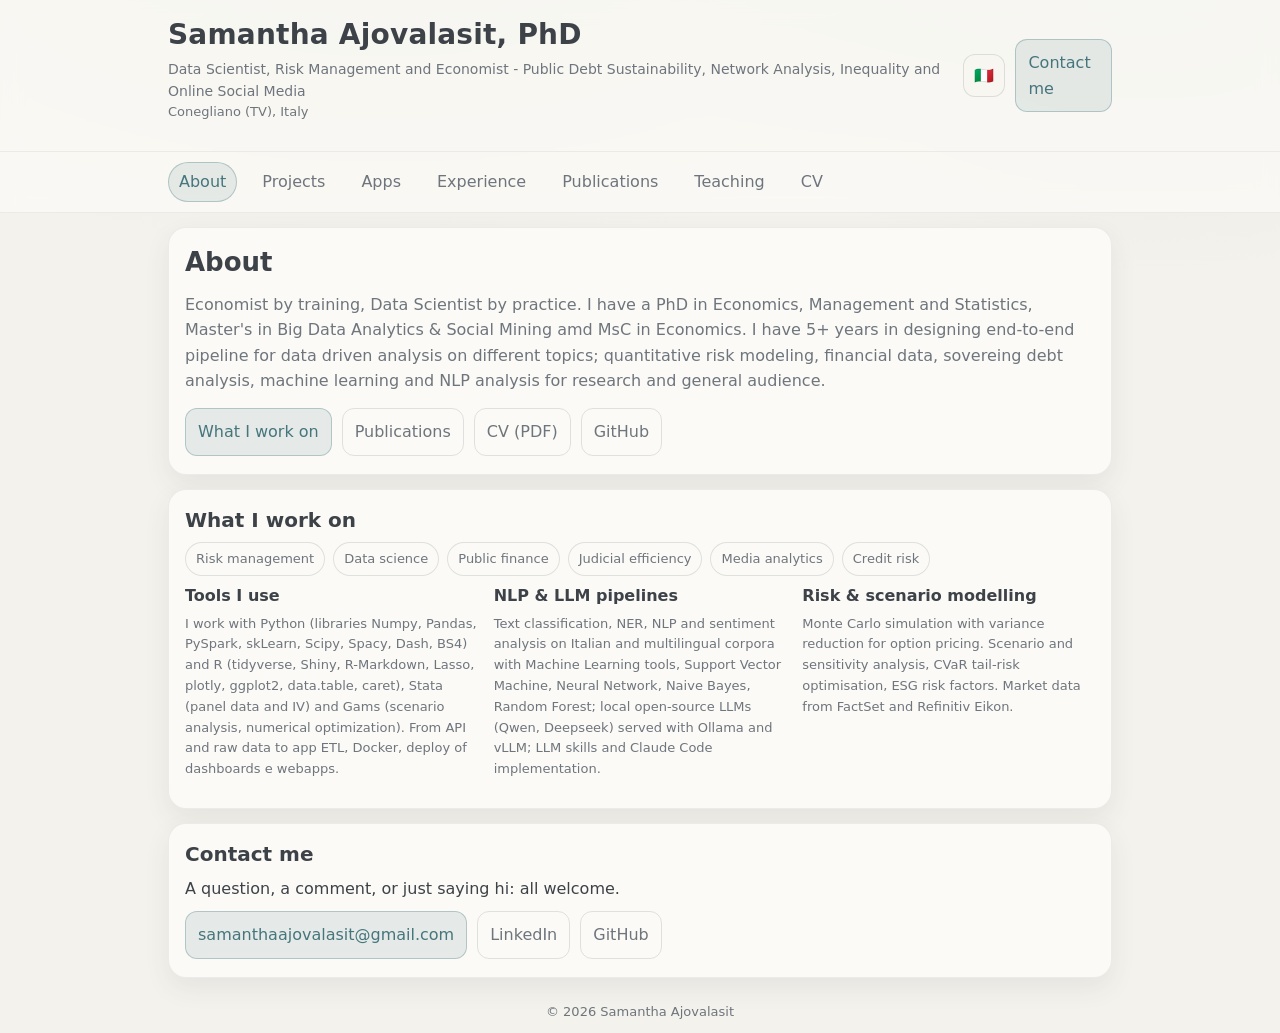
<file: index.html>
<!doctype html>
<html lang="en">
<head>
  <meta charset="utf-8" />
  <meta name="viewport" content="width=device-width, initial-scale=1" />
  <title>Samantha Ajovalasit, PhD | Economist and data scientist</title>
  <meta name="description" content="Economist and data scientist in Conegliano (TV), Italy: stochastic models of public debt, NLP on Italian social media, forty years of European media data, and the interactive apps built on top of them." />
  <link rel="canonical" href="https://samyaj987.github.io/samantha-ajovalasit/" />
  <meta property="og:type" content="profile" />
  <meta property="og:title" content="Samantha Ajovalasit, PhD | Economist and data scientist" />
  <meta property="og:description" content="Public debt risk models, NLP on online debate, forty years of European media data, and the interactive apps built on top of them." />
  <meta property="og:url" content="https://samyaj987.github.io/samantha-ajovalasit/" />
  <link
    rel="stylesheet"
    href="https://cdn.jsdelivr.net/npm/bootstrap@5.3.3/dist/css/bootstrap.min.css"
    integrity="sha384-QWTKZyjpPEjISv5WaRU9OFeRpok6YctnYmDr5pNlyT2bRjXh0JMhjY6hW+ALEwIH"
    crossorigin="anonymous"
  />
  <link rel="stylesheet" href="assets/css/style.css" />
  <script defer src="assets/js/main.js"></script>
  <script type="application/ld+json">
  {
    "@context": "https://schema.org",
    "@type": "Person",
    "name": "Samantha Ajovalasit",
    "jobTitle": "Researcher in data science and quantitative risk",
    "url": "https://samyaj987.github.io/samantha-ajovalasit/",
    "email": "mailto:samanthaajovalasit@gmail.com",
    "address": {"@type": "PostalAddress", "addressLocality": "Conegliano", "addressRegion": "TV", "addressCountry": "IT"},
    "sameAs": [
      "https://www.linkedin.com/in/samanthaajovalasit/",
      "https://github.com/SamyAj987"
    ],
    "knowsAbout": ["Data Science", "Natural Language Processing", "Large Language Models",
      "Machine Learning", "Monte Carlo simulation", "Risk modelling", "Python", "Dashboards"]
  }
  </script>
</head>

<body>
  <a class="skip" href="#content">Skip to content</a>

  <header class="site-header">
    <div class="container site-container header-inner">
      <div>
        <h1 class="title">Samantha Ajovalasit, PhD</h1>
        <p class="subtitle" data-i18n="tagline">Data Scientist, Risk Management and Economist - Public Debt Sustainability, Network Analysis, Inequality and Online Social Media</p>
        <p class="small" data-i18n="location">Conegliano (TV), Italy</p>
      </div>
      <div class="header-actions">
        <button class="lang" id="langToggle" aria-label="Toggle language">🇮🇹</button>
        <a class="btn-custom" href="#contact" data-i18n="contactBtn">Contact me</a>
      </div>
    </div>
    <nav class="nav">
      <div class="container site-container nav-inner">
        <a href="index.html" class="active" data-i18n="navAbout">About</a>
        <a href="projects.html" data-i18n="navProjects">Projects</a>
        <a href="apps.html" data-i18n="navApps">Apps</a>
        <a href="experience.html" data-i18n="navExperience">Experience</a>
        <a href="publications.html" data-i18n="navPublications">Publications</a>
        <a href="teaching.html" data-i18n="navTeaching">Teaching</a>
        <a href="cv.html" data-i18n="navCV">CV</a>
      </div>
    </nav>
  </header>

  <main id="content" class="container site-container">

    <!-- HERO -->
    <section class="panel hero">
      <h2 data-i18n="heroTitle">About</h2>
      <p class="lead" data-i18n="heroBody">
        Economist by training, data scientist by practice: PhD in Economics, Management and
        Statistics, Master's in Big Data Analytics &amp; Social Mining. The work runs from
        stochastic models of public debt to NLP on Italian social media and forty years of
        European media data, and it usually ends in an app someone else can click through.
      </p>
      <div class="actions">
        <a class="btn-custom" href="projects.html" data-i18n="heroProjects">What I work on</a>
        <a class="btn-custom ghost" href="publications.html" data-i18n="navPublications">Publications</a>
        <a class="btn-custom ghost" href="assets/files/CV_ENG.pdf" target="_blank" rel="noopener" data-i18n="heroCv">CV (PDF)</a>
        <a class="btn-custom ghost" href="https://github.com/SamyAj987" target="_blank" rel="noopener noreferrer">GitHub</a>
      </div>

    </section>

    <!-- WHAT I DO -->
    <section class="panel">
      <h2 data-i18n="doTitle">What I work on</h2>
      <div class="pills pills-gap" id="domains-pills">
        <span data-i18n="domain1">Risk management</span>
        <span data-i18n="domain2">Data science</span>
        <span data-i18n="domain3">Public finance</span>
        <span data-i18n="domain4">Judicial efficiency</span>
        <span data-i18n="domain5">Media analytics</span>
        <span data-i18n="domain6">Credit risk</span>
      </div>
      <div class="row g-3">
        <div class="col-12 col-md-4">
          <h3 data-i18n="do3Title">Tools I use</h3>
          <p class="small" data-i18n="do3Body">From raw Excel, APIs and repositories to a working app: ETL, Docker, cloud deployment, Plotly/Dash and R Shiny dashboards, and plain-language reporting for non-specialists.</p>
        </div>
        <div class="col-12 col-md-4">
          <h3 data-i18n="do1Title">NLP &amp; LLM pipelines</h3>
          <p class="small" data-i18n="do1Body">Text classification, NER and sentiment analysis on Italian and multilingual corpora; local open-source LLMs (Qwen, Deepseek) served with Ollama and vLLM; LLM output validated against analyst judgement.</p>
        </div>
        <div class="col-12 col-md-4">
          <h3 data-i18n="do2Title">Risk &amp; scenario modelling</h3>
          <p class="small" data-i18n="do2Body">Monte Carlo simulation with variance reduction, scenario and sensitivity analysis, CVaR tail-risk optimisation, ESG risk factors. Market data from FactSet and Refinitiv Eikon.</p>
        </div>
      </div>
    </section>

    <!-- SKILLS moved to projects.html -->

    <!-- CONTACT -->
    <section id="contact" class="panel">
      <h2 data-i18n="contactTitle">Contact me</h2>
      <p data-i18n="contactBody">A question, a comment, or just saying hi: all welcome.</p>
      <div class="actions">
        <a class="btn-custom" href="mailto:samanthaajovalasit@gmail.com">samanthaajovalasit@gmail.com</a>
        <a class="btn-custom ghost" href="https://www.linkedin.com/in/samanthaajovalasit/" target="_blank" rel="noopener noreferrer">LinkedIn</a>
        <a class="btn-custom ghost" href="https://github.com/SamyAj987" target="_blank" rel="noopener noreferrer">GitHub</a>
      </div>
    </section>

    <footer class="footer">
      <p class="small">© <span id="year"></span> Samantha Ajovalasit</p>
    </footer>
  </main>
</body>
</html>
</file>
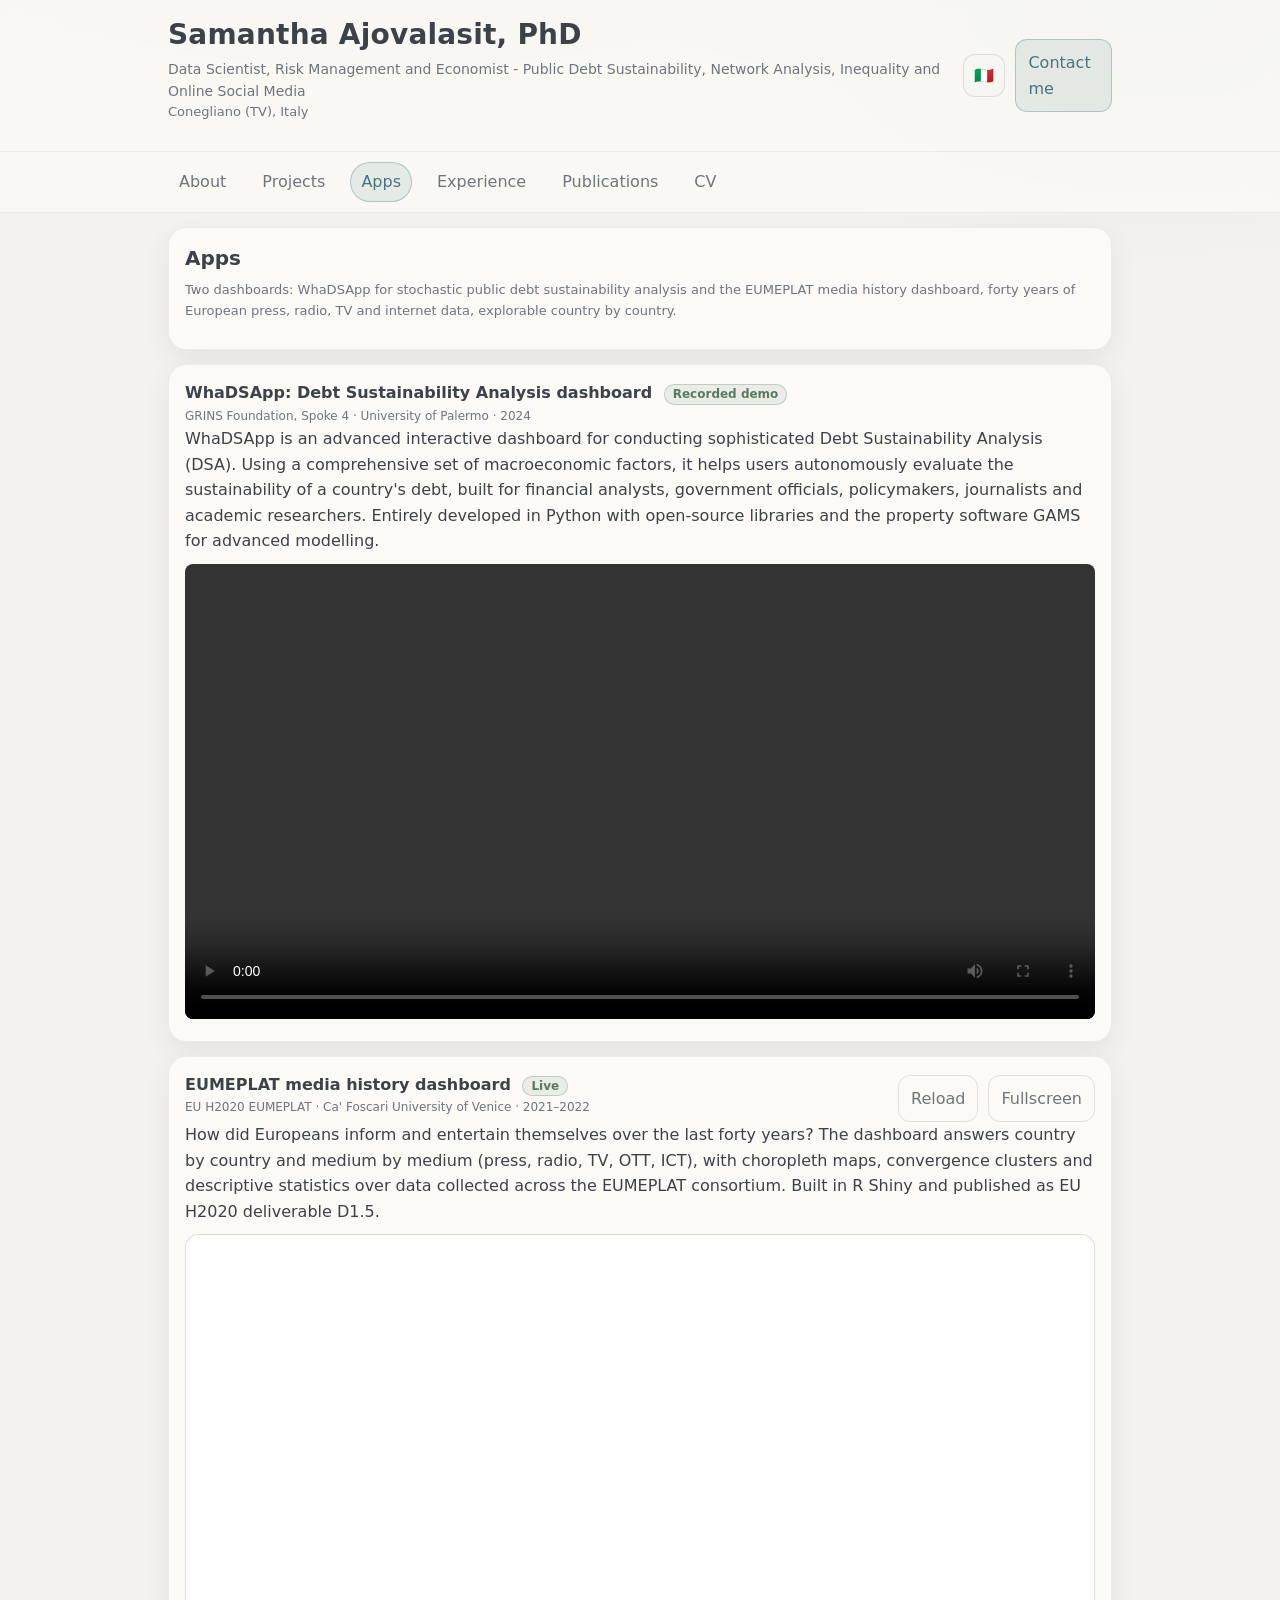
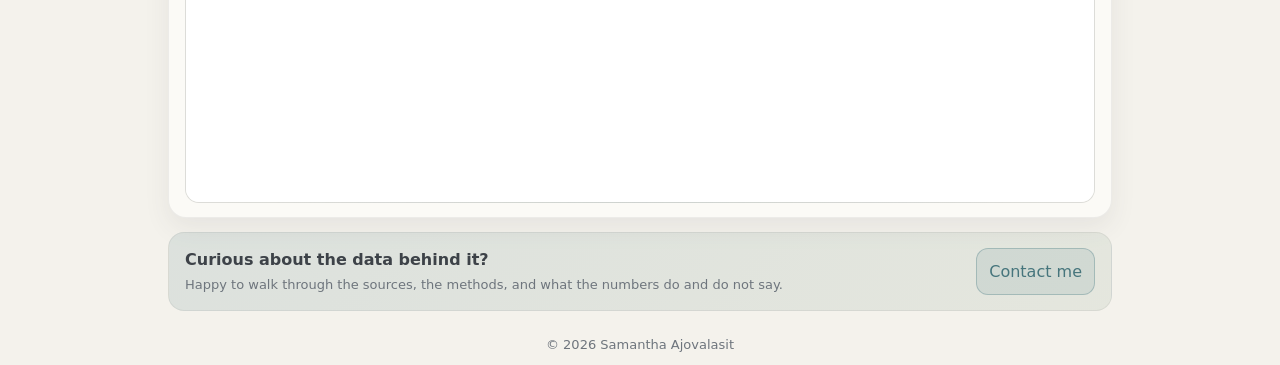
<file: apps.html>
<!doctype html>
<html lang="en">
<head>
  <meta charset="utf-8" />
  <meta name="viewport" content="width=device-width, initial-scale=1" />
  <title>Live demo | Samantha Ajovalasit, PhD</title>
  <meta name="description" content="Forty years of European media, explorable live: the EUMEPLAT media history dashboard, running inside the page." />
  <meta name="referrer" content="no-referrer" />
  <link
    rel="stylesheet"
    href="https://cdn.jsdelivr.net/npm/bootstrap@5.3.3/dist/css/bootstrap.min.css"
    integrity="sha384-QWTKZyjpPEjISv5WaRU9OFeRpok6YctnYmDr5pNlyT2bRjXh0JMhjY6hW+ALEwIH"
    crossorigin="anonymous"
  />
  <link rel="stylesheet" href="assets/css/style.css" />
  <script defer src="assets/js/main.js"></script>
  <script defer src="assets/js/apps.js"></script>
</head>

<body>
  <a class="skip" href="#content">Skip to content</a>

  <header class="site-header">
    <div class="container site-container header-inner">
      <div>
        <h1 class="title">Samantha Ajovalasit, PhD</h1>
        <p class="subtitle" data-i18n="tagline">Data Scientist, Risk Management and Economist - Public Debt Sustainability, Network Analysis, Inequality and Online Social Media Analysis</p>
        <p class="small" data-i18n="location">Conegliano (TV), Italy</p>
      </div>
      <div class="header-actions">
        <button class="lang" id="langToggle" aria-label="Toggle language">🇮🇹</button>
        <a class="btn-custom" href="index.html#contact" data-i18n="contactBtn">Contact me</a>
      </div>
    </div>
    <nav class="nav">
      <div class="container site-container nav-inner">
        <a href="index.html" data-i18n="navAbout">About</a>
        <a href="projects.html" data-i18n="navProjects">Projects</a>
        <a href="apps.html" class="active" data-i18n="navApps">Live demo</a>
        <a href="experience.html" data-i18n="navExperience">Experience</a>
        <a href="publications.html" data-i18n="navPublications">Publications</a>
        <a href="cv.html" data-i18n="navCV">CV</a>
      </div>
    </nav>
  </header>

  <main id="content" class="container site-container">

    <section class="panel">
      <h2 data-i18n="appsTitle">Live demo</h2>
      <p class="small" data-i18n="appsNote">Two working dashboards, not screenshots: WhaDSApp for public debt sustainability analysis and the EUMEPLAT media history dashboard, forty years of European press, radio, TV and internet data, explorable country by country.</p>
    </section>
    <!-- APP 2: WHADSAPP DEMO -->
    <section class="panel app-panel">
      <div class="app-head">
        <div>
          <h3><span data-i18n="a2Title">WhaDSApp: Debt Sustainability Analysis dashboard</span> <span class="status" data-i18n="recorded">Recorded demo</span></h3>
          <p class="meta" data-i18n="a2Meta">GRINS Foundation, Spoke 4 · University of Palermo · 2024</p>
        </div>
      </div>
      <p data-i18n="a2Body">WhaDSApp is an advanced interactive dashboard for conducting sophisticated Debt Sustainability Analysis (DSA). Using a comprehensive set of macroeconomic factors, it helps users autonomously evaluate the sustainability of a country's debt, built for financial analysts, government officials, policymakers, journalists and academic researchers. Entirely developed in Python with open-source libraries and the property software GAMS for advanced modelling.</p>
      <video class="app-video" controls preload="metadata" style="width:100%; border-radius:8px;">
        <source src="assets/files/whatsdapp-demo.mp4" type="video/mp4" />
        Your browser does not support the video tag.
      </video>
    </section>

    <!-- APP 1: EUMEPLAT media history dashboard -->
    <section class="panel app-panel">
      <div class="app-head">
        <div>
          <h3><span data-i18n="a1Title">EUMEPLAT media history dashboard</span> <span class="status" data-i18n="live">Live</span></h3>
          <p class="meta" data-i18n="a1Meta">EU H2020 EUMEPLAT · Ca' Foscari University of Venice · 2021–2022</p>
        </div>
        <div class="actions">
          <button class="btn-custom ghost" type="button" data-app-action="reload" data-app-target="appFrame1" data-i18n="appsReload">Reload</button>
          <button class="btn-custom ghost" type="button" data-app-action="fullscreen" data-app-target="appFrame1" data-i18n="appsFullscreen">Fullscreen</button>
        </div>
      </div>
      <p data-i18n="a1Body">How did Europeans inform and entertain themselves over the last forty years? The dashboard answers country by country and medium by medium (press, radio, TV, OTT, ICT), with choropleth maps, convergence clusters and descriptive statistics over data collected across the EUMEPLAT consortium. Built in R Shiny and published as EU H2020 deliverable D1.5.</p>
      <div class="app-stage" id="appFrame1" data-state="pending"></div>
    </section>


    <section class="cta-banner">
      <div>
        <p data-i18n="appsCtaTitle">Curious about the data behind it?</p>
        <p class="small" data-i18n="appsCtaBody">Happy to walk through the sources, the methods, and what the numbers do and do not say.</p>
      </div>
      <a class="btn-custom" href="index.html#contact" data-i18n="contactBtn">Contact me</a>
    </section>

    <footer class="footer">
      <p class="small">© <span id="year"></span> Samantha Ajovalasit</p>
    </footer>
  </main>
</body>
</html>
</file>
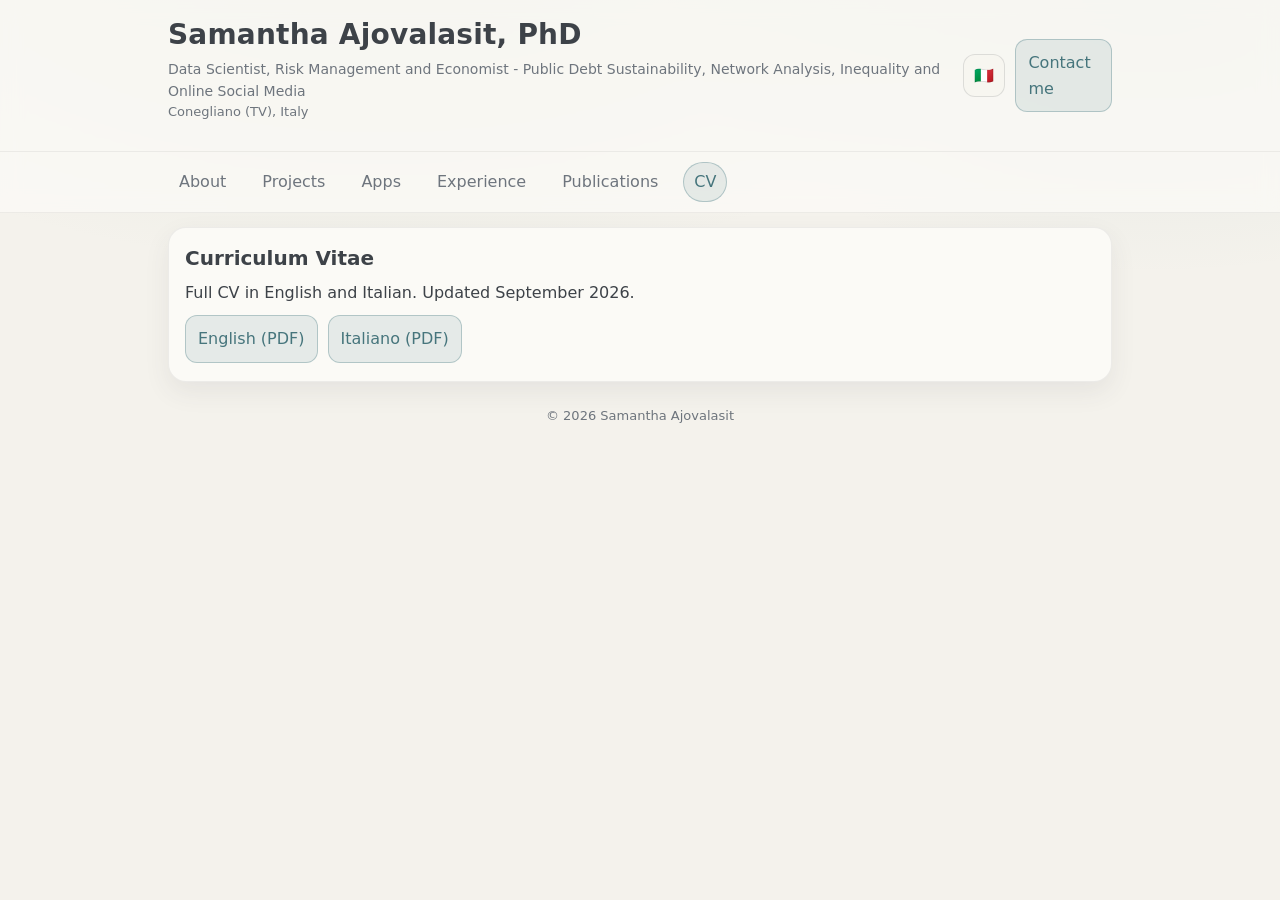
<file: cv.html>
<!doctype html>
<html lang="en">
<head>
  <meta charset="utf-8" />
  <meta name="viewport" content="width=device-width, initial-scale=1" />
  <title>CV | Samantha Ajovalasit, PhD</title>
  <meta name="description" content="CV of Samantha Ajovalasit, in English or Italian." />
  <link
    rel="stylesheet"
    href="https://cdn.jsdelivr.net/npm/bootstrap@5.3.3/dist/css/bootstrap.min.css"
    integrity="sha384-QWTKZyjpPEjISv5WaRU9OFeRpok6YctnYmDr5pNlyT2bRjXh0JMhjY6hW+ALEwIH"
    crossorigin="anonymous"
  />
  <link rel="stylesheet" href="assets/css/style.css" />
  <script defer src="assets/js/main.js"></script>
</head>

<body>
  <a class="skip" href="#content">Skip to content</a>

  <header class="site-header">
    <div class="container site-container header-inner">
      <div>
        <h1 class="title">Samantha Ajovalasit, PhD</h1>
        <p class="subtitle" data-i18n="tagline">Data Scientist, Risk Management and Economist - Public Debt Sustainability, Network Analysis, Inequality and Online Social Media</p>
        <p class="small" data-i18n="location">Conegliano (TV), Italy</p>
      </div>
      <div class="header-actions">
        <button class="lang" id="langToggle" aria-label="Toggle language">🇮🇹</button>
        <a class="btn-custom" href="index.html#contact" data-i18n="contactBtn">Contact me</a>
      </div>
    </div>
    <nav class="nav">
      <div class="container site-container nav-inner">
        <a href="index.html" data-i18n="navAbout">About</a>
        <a href="projects.html" data-i18n="navProjects">Projects</a>
        <a href="apps.html" data-i18n="navApps">Live demo</a>
        <a href="experience.html" data-i18n="navExperience">Experience</a>
        <a href="publications.html" data-i18n="navPublications">Publications</a>
        <a href="cv.html" class="active" data-i18n="navCV">CV</a>
      </div>
    </nav>
  </header>

  <main id="content" class="container site-container">

    <section id="cv" class="panel">
      <h2 data-i18n="cvTitle">Curriculum Vitae</h2>
      <p data-i18n="cvBody">Full CV in English and Italian. Updated September 2026.</p>
      <div class="actions">
        <a class="btn-custom" href="assets/files/CV_ENG.pdf" target="_blank" rel="noopener" data-i18n="cvEng">English (PDF)</a>
        <a class="btn-custom" href="assets/files/CV_ITA.pdf" target="_blank" rel="noopener" data-i18n="cvIta">Italiano (PDF)</a>
      </div>
    </section>

    <footer class="footer">
      <p class="small">© <span id="year"></span> Samantha Ajovalasit</p>
    </footer>
  </main>
</body>
</html>
</file>
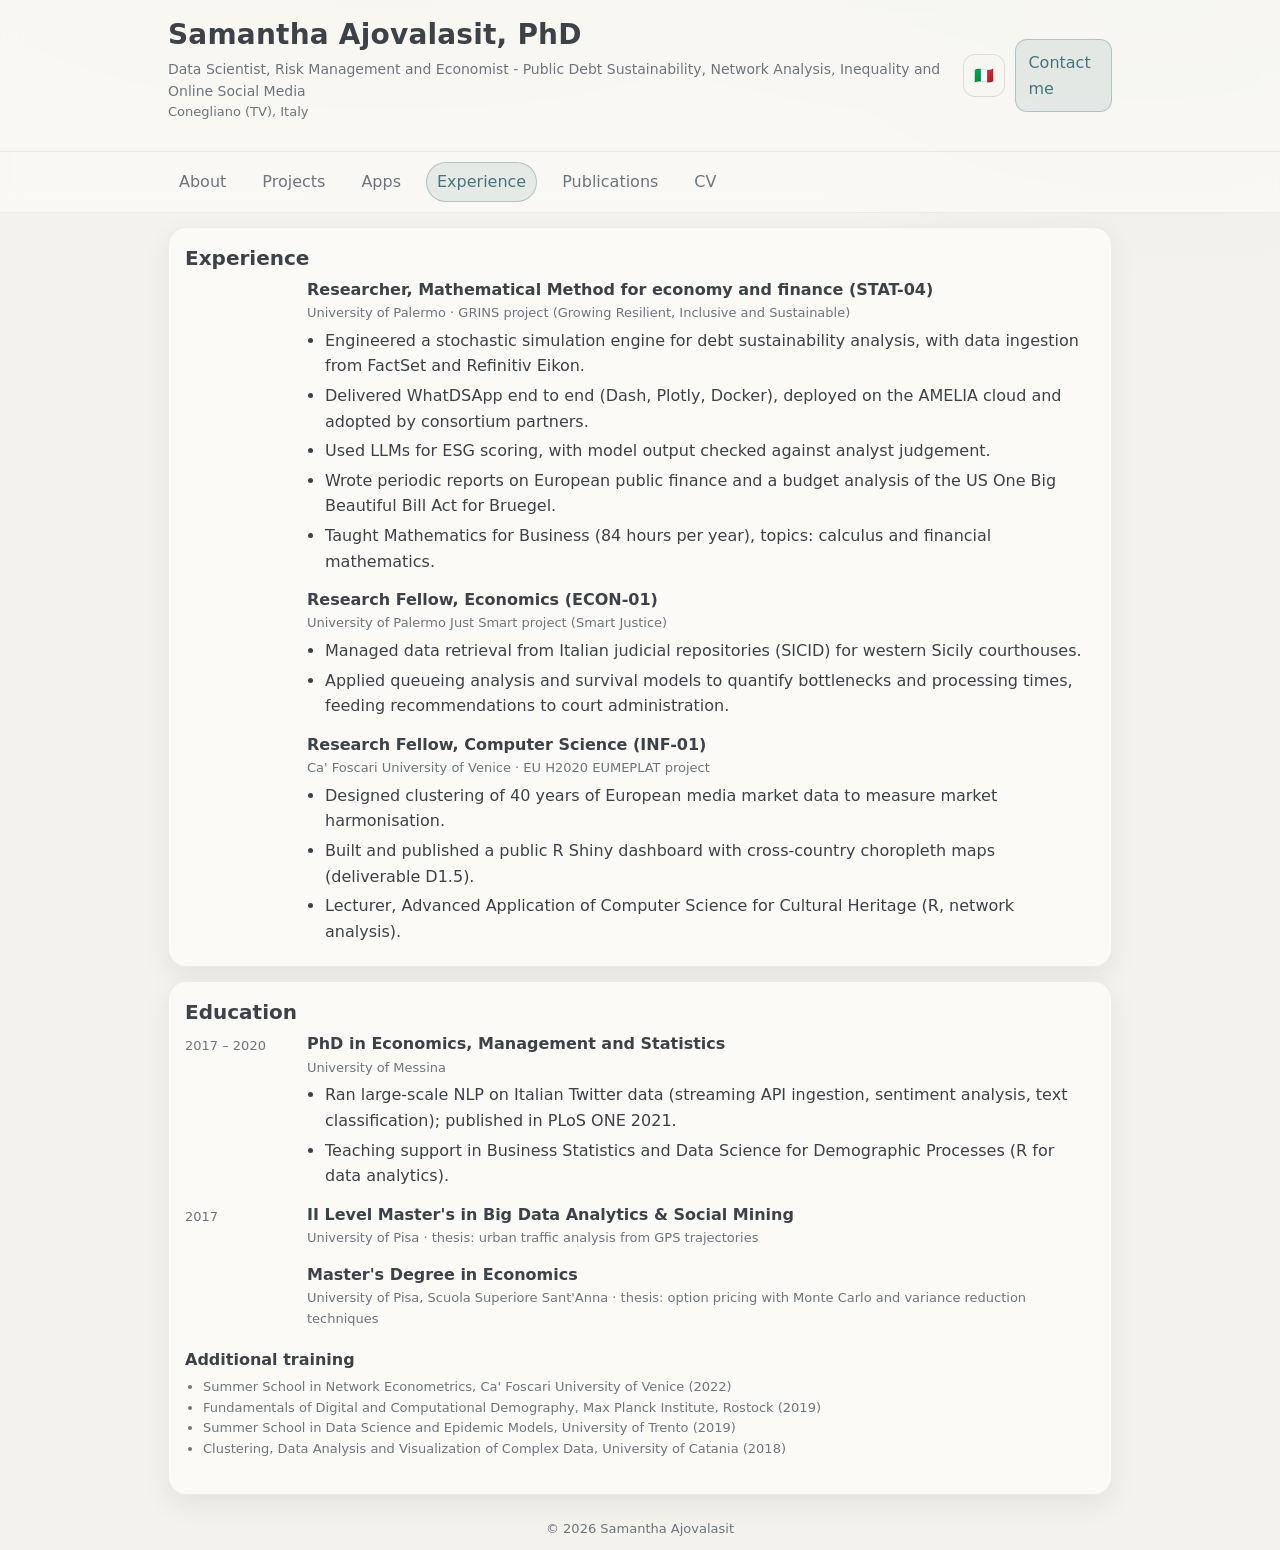
<file: experience.html>
<!doctype html>
<html lang="en">
<head>
  <meta charset="utf-8" />
  <meta name="viewport" content="width=device-width, initial-scale=1" />
  <title>Experience | Samantha Ajovalasit, PhD</title>
  <meta name="description" content="Research positions, teaching, education and training of Samantha Ajovalasit." />
  <link
    rel="stylesheet"
    href="https://cdn.jsdelivr.net/npm/bootstrap@5.3.3/dist/css/bootstrap.min.css"
    integrity="sha384-QWTKZyjpPEjISv5WaRU9OFeRpok6YctnYmDr5pNlyT2bRjXh0JMhjY6hW+ALEwIH"
    crossorigin="anonymous"
  />
  <link rel="stylesheet" href="assets/css/style.css" />
  <script defer src="assets/js/main.js"></script>
</head>

<body>
  <a class="skip" href="#content">Skip to content</a>

  <header class="site-header">
    <div class="container site-container header-inner">
      <div>
        <h1 class="title">Samantha Ajovalasit, PhD</h1>
        <p class="subtitle" data-i18n="tagline">Data Scientist, Risk Management and Economist - Public Debt Sustainability, Network Analysis, Inequality and Online Social Media</p>
        <p class="small" data-i18n="location">Conegliano (TV), Italy</p>
      </div>
      <div class="header-actions">
        <button class="lang" id="langToggle" aria-label="Toggle language">🇮🇹</button>
        <a class="btn-custom" href="index.html#contact" data-i18n="contactBtn">Contact me</a>
      </div>
    </div>
    <nav class="nav">
      <div class="container site-container nav-inner">
        <a href="index.html" data-i18n="navAbout">About</a>
        <a href="projects.html" data-i18n="navProjects">Projects</a>
        <a href="apps.html" data-i18n="navApps">Live demo</a>
        <a href="experience.html" class="active" data-i18n="navExperience">Experience</a>
        <a href="publications.html" data-i18n="navPublications">Publications</a>
        <a href="cv.html" data-i18n="navCV">CV</a>
      </div>
    </nav>
  </header>

  <main id="content" class="container site-container">

    <section id="experience" class="panel">
      <h2 data-i18n="expTitle">Experience</h2>
      <div class="timeline">

        <div class="item">
          <div class="when"> </div>
          <div class="what">
            <h3 data-i18n="e1Role">Researcher, Data Science &amp; Risk Modelling</h3>
            <p class="org" data-i18n="e1Org">University of Palermo · GRINS project (Growing Resilient, Inclusive and Sustainable)</p>
            <ul>
              <li data-i18n="e1b1">Engineered a stochastic simulation engine for debt sustainability analysis, with data ingestion from FactSet and Refinitiv Eikon.</li>
              <li data-i18n="e1b2">Delivered WhatDSApp end to end (Dash, Plotly, Docker), deployed on the AMELIA cloud and adopted by consortium partners.</li>
              <li data-i18n="e1b3">Used LLMs for ESG scoring, with model output checked against analyst judgement.</li>
              <li data-i18n="e1b4">Wrote periodic reports on European public finance and a budget analysis of the US One Big Beautiful Bill Act for Bruegel.</li>
              <li data-i18n="e1b5">Taught Mathematics for Business (84 hours per year).</li>
            </ul>
          </div>
        </div>

        <div class="item">
          <div class="when"> </div>
          <div class="what">
            <h3 data-i18n="e2Role">Research Fellow, Economics (ECON-01) </h3>
            <p class="org" data-i18n="e2Org">University of Palermo · Just Smart project (Smart Justice)</p>
            <ul>
              <li data-i18n="e2b1">Managed data retrieval from Italian judicial repositories (SICID) for western Sicily courthouses.</li>
              <li data-i18n="e2b2">Applied queueing analysis and survival models to quantify bottlenecks and processing times, feeding recommendations to court administration.</li>
            </ul>
          </div>
        </div>

        <div class="item">
          <div class="when"> </div>
          <div class="what">
            <h3 data-i18n="e3Role">Research Fellow, Computer Science (INF-01) </h3>
            <p class="org" data-i18n="e3Org">Ca' Foscari University of Venice · EU H2020 EUMEPLAT project</p>
            <ul>
              <li data-i18n="e3b1">Designed clustering of 40 years of European media market data to measure market harmonisation.</li>
              <li data-i18n="e3b2">Built and published a public R Shiny dashboard with cross-country choropleth maps (deliverable D1.5).</li>
              <li data-i18n="e3b3">Lecturer, Advanced Application of Computer Science for Cultural Heritage (R, network analysis).</li>
            </ul>
          </div>
        </div>
      </div>
    </section>

    <section id="education" class="panel">
      <h2 data-i18n="eduTitle">Education</h2>
      <div class="timeline">
          <div class="item">
          <div class="when">2017 – 2020</div>
          <div class="what">
            <h3 data-i18n="e4Role">PhD in Economics, Management and Statistics</h3>
            <p class="org" data-i18n="e4Org">University of Messina</p>
            <ul>
              <li data-i18n="e4b1">Ran large-scale NLP on Italian Twitter data (streaming API ingestion, sentiment analysis, text classification); published in PLoS ONE 2021.</li>
              <li data-i18n="e4b2">Teaching support in Business Statistics and Data Science for Demographic Processes (R for data analytics).</li>
            </ul>
          </div>
        </div>
        <div class="item">
          <div class="when">2017</div>
          <div class="what">
            <h3 data-i18n="ed1">II Level Master's in Big Data Analytics &amp; Social Mining</h3>
            <p class="org" data-i18n="ed1Org">University of Pisa · thesis: urban traffic analysis from GPS trajectories</p>
          </div>
        </div>
        <div class="item">
          <div class="when"> </div>
          <div class="what">
            <h3 data-i18n="ed2">Master's Degree in Economics</h3>
            <p class="org" data-i18n="ed2Org">University of Pisa, Scuola Superiore Sant'Anna · thesis: option pricing with Monte Carlo and variance reduction</p>
          </div>
        </div>
      </div>
      <h3 style="margin-top:16px" data-i18n="trainTitle">Additional training</h3>
      <ul class="clean small">
        <li>Summer School in Network Econometrics, Ca' Foscari University of Venice (2022)</li>
        <li>Fundamentals of Digital and Computational Demography, Max Planck Institute, Rostock (2019)</li>
        <li>Summer School in Data Science and Epidemic Models, University of Trento (2019)</li>
        <li>Clustering, Data Analysis and Visualization of Complex Data, University of Catania (2018)</li>
      </ul>
    </section>

    <footer class="footer">
      <p class="small">© <span id="year"></span> Samantha Ajovalasit</p>
    </footer>
  </main>
</body>
</html>
</file>
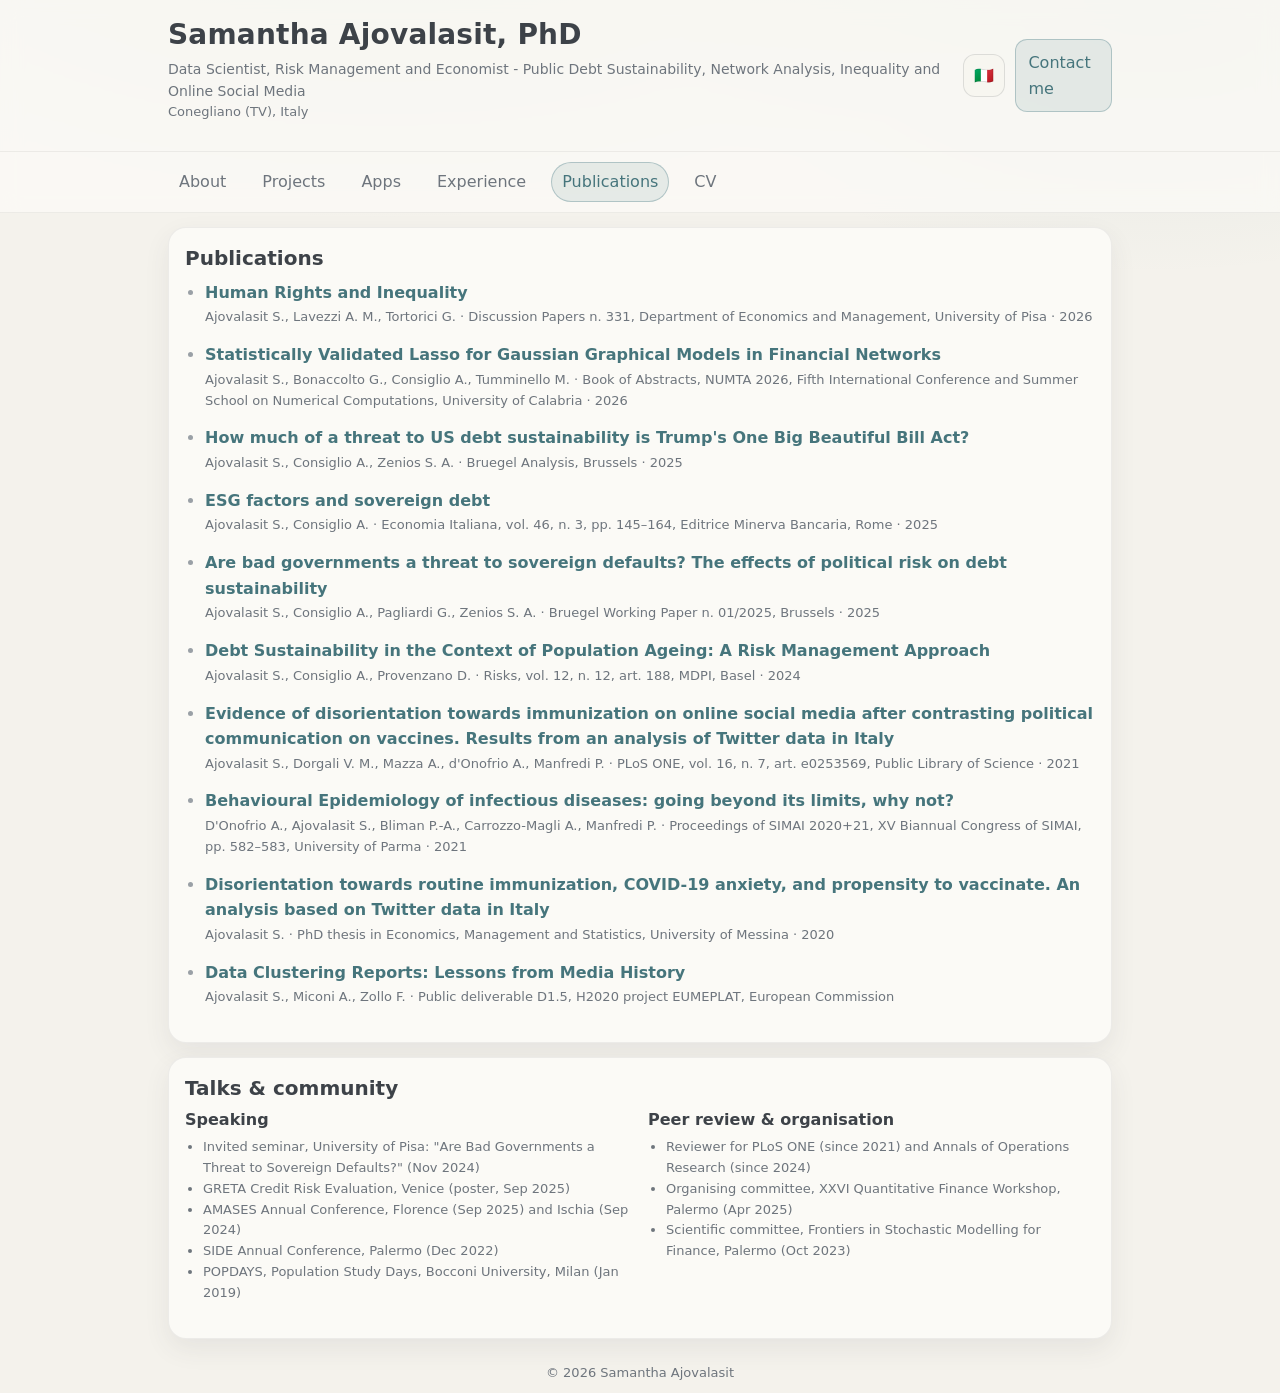
<file: interests.html>
<!doctype html>
<html lang="en">
<head>
  <meta charset="utf-8" />
  <title>Redirecting | Samantha Ajovalasit</title>
  <meta http-equiv="refresh" content="0; url=publications.html" />
  <link rel="canonical" href="publications.html" />
</head>
<body><p>Moved to <a href="publications.html">publications.html</a>.</p></body>
</html>
</file>
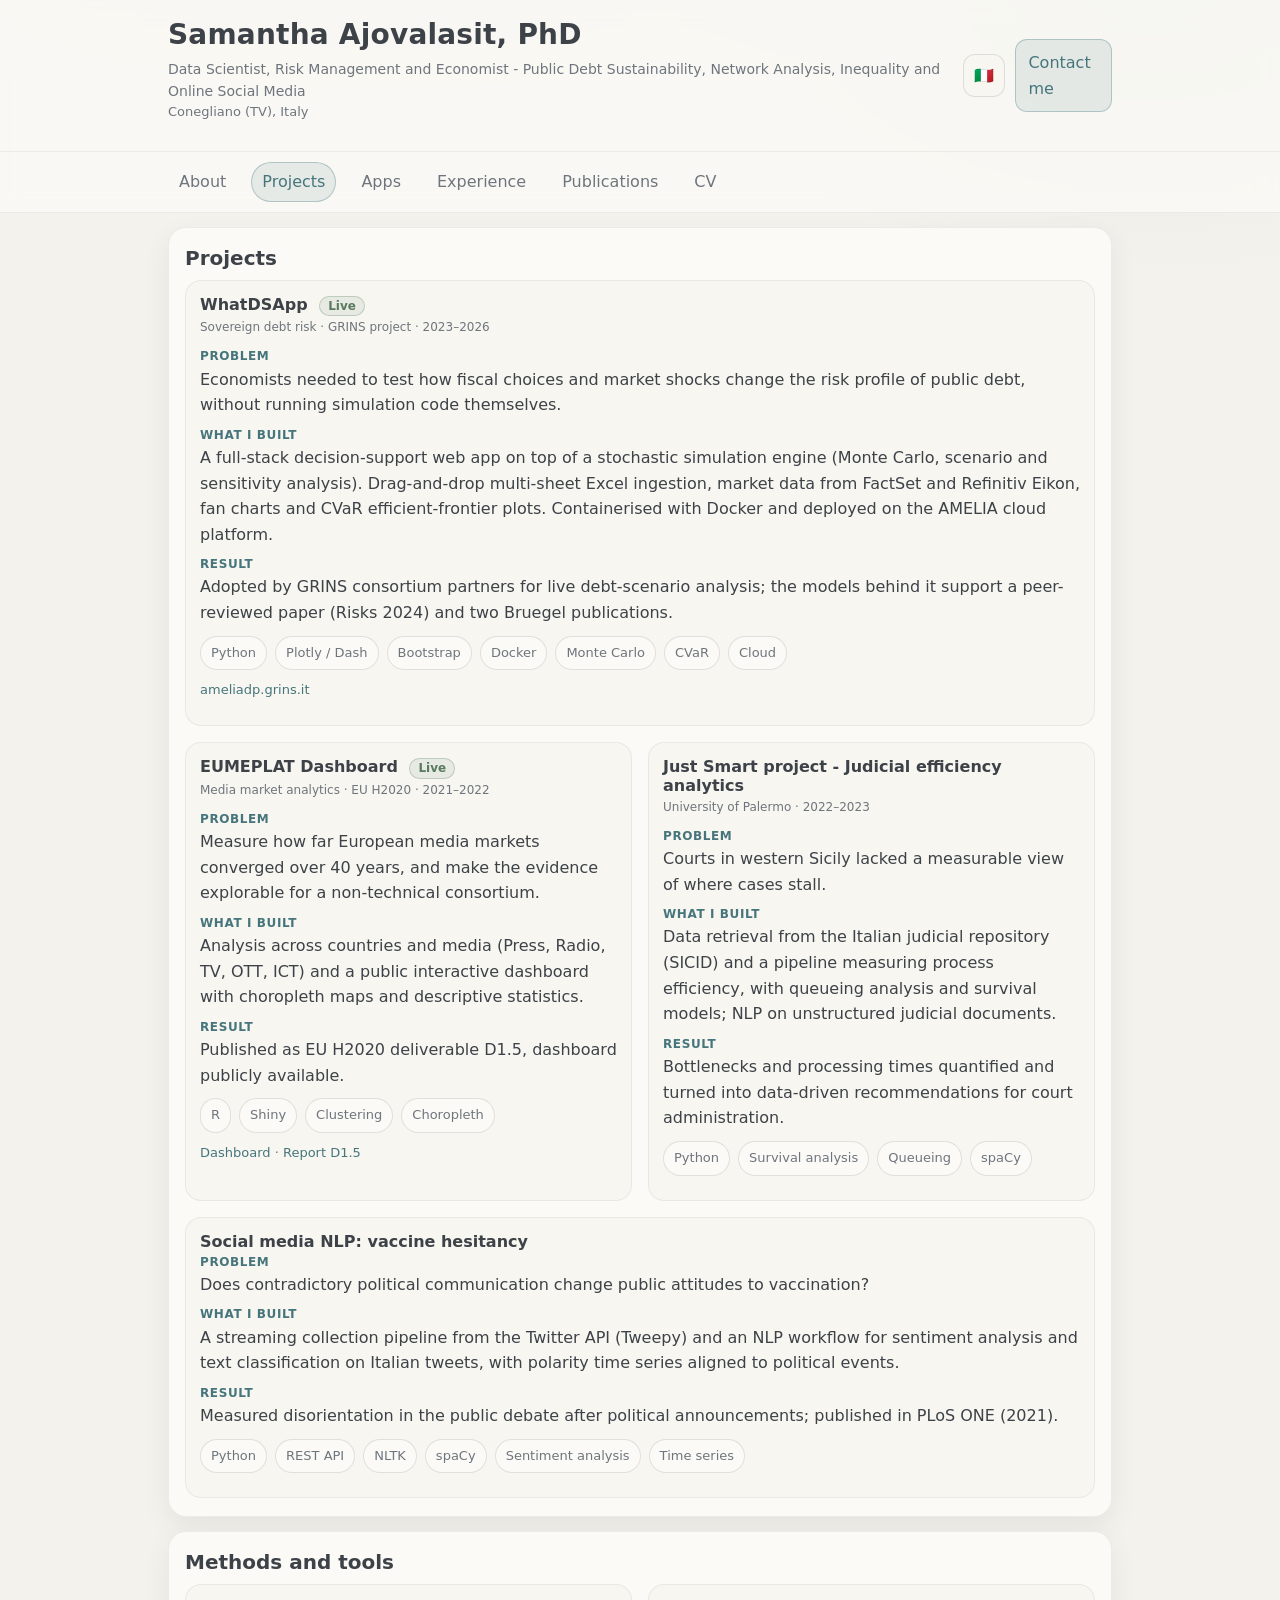
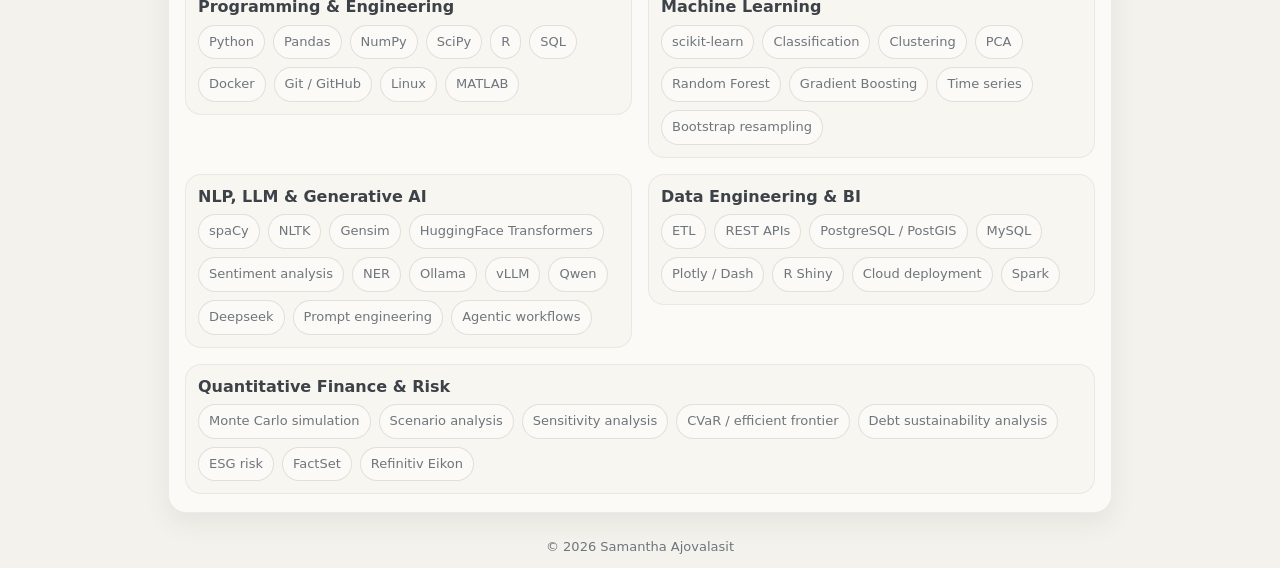
<file: projects.html>
<!doctype html>
<html lang="en">
<head>
  <meta charset="utf-8" />
  <meta name="viewport" content="width=device-width, initial-scale=1" />
  <title>Projects | Samantha Ajovalasit, PhD</title>
  <meta name="description" content="Case studies: WhatDSApp risk-scenario web app, EUMEPLAT media dashboard, judicial efficiency analytics, social media NLP." />
  <link
    rel="stylesheet"
    href="https://cdn.jsdelivr.net/npm/bootstrap@5.3.3/dist/css/bootstrap.min.css"
    integrity="sha384-QWTKZyjpPEjISv5WaRU9OFeRpok6YctnYmDr5pNlyT2bRjXh0JMhjY6hW+ALEwIH"
    crossorigin="anonymous"
  />
  <link rel="stylesheet" href="assets/css/style.css" />
  <script defer src="assets/js/main.js"></script>
</head>

<body>
  <a class="skip" href="#content">Skip to content</a>

  <header class="site-header">
    <div class="container site-container header-inner">
      <div>
        <h1 class="title">Samantha Ajovalasit, PhD</h1>
        <p class="subtitle" data-i18n="tagline">Data Scientist, Risk Management and Economist - Public Debt Sustainability, Network Analysis, Inequality and Online Social Media</p>
        <p class="small" data-i18n="location">Conegliano (TV), Italy</p>
      </div>
      <div class="header-actions">
        <button class="lang" id="langToggle" aria-label="Toggle language">🇮🇹</button>
        <a class="btn-custom" href="index.html#contact" data-i18n="contactBtn">Contact me</a>
      </div>
    </div>
    <nav class="nav">
      <div class="container site-container nav-inner">
        <a href="index.html" data-i18n="navAbout">About</a>
        <a href="projects.html" class="active" data-i18n="navProjects">Projects</a>
        <a href="apps.html" data-i18n="navApps">Live demo</a>
        <a href="experience.html" data-i18n="navExperience">Experience</a>
        <a href="publications.html" data-i18n="navPublications">Publications</a>
        <a href="cv.html" data-i18n="navCV">CV</a>
      </div>
    </nav>
  </header>

  <main id="content" class="container site-container">

    <section id="projects" class="panel">
      <h2 data-i18n="projectsTitle">Projects</h2>
      <div class="row g-3">

        <div class="col-12">
          <article class="case">
            <h3>WhatDSApp <span class="status" data-i18n="live">Live</span></h3>
            <p class="meta" data-i18n="p1Meta">Sovereign debt risk · GRINS project · 2023–2026</p>
            <dl>
              <dt data-i18n="lblProblem">Problem</dt>
              <dd data-i18n="p1Problem">Economists needed to test how fiscal choices and market shocks change the risk profile of public debt, without running simulation code themselves.</dd>
              <dt data-i18n="lblBuilt">What I built</dt>
              <dd data-i18n="p1Built">A full-stack decision-support web app on top of a stochastic simulation engine (Monte Carlo, scenario and sensitivity analysis). Drag-and-drop multi-sheet Excel ingestion, market data from FactSet and Refinitiv Eikon, fan charts and CVaR efficient-frontier plots. Containerised with Docker and deployed on the AMELIA cloud platform.</dd>
              <dt data-i18n="lblResult">Result</dt>
              <dd data-i18n="p1Result">Adopted by GRINS consortium partners for live debt-scenario analysis; the models behind it support a peer-reviewed paper (Risks 2024) and two Bruegel publications.</dd>
            </dl>
            <div class="pills pills-gap">
              <span>Python</span><span>Plotly / Dash</span><span>Bootstrap</span><span>Docker</span>
              <span>Monte Carlo</span><span>CVaR</span><span>Cloud</span>
            </div>
            <p class="small"><a href="https://ameliadp.grins.it/" target="_blank" rel="noopener noreferrer">ameliadp.grins.it</a></p>
          </article>
        </div>

        <div class="col-12 col-md-6">
          <article class="case">
            <h3>EUMEPLAT Dashboard <span class="status" data-i18n="live">Live</span></h3>
            <p class="meta" data-i18n="p2Meta">Media market analytics · EU H2020 · 2021–2022</p>
            <dl>
              <dt data-i18n="lblProblem">Problem</dt>
              <dd data-i18n="p2Problem">Measure how far European media markets converged over 40 years, and make the evidence explorable for a non-technical consortium.</dd>
              <dt data-i18n="lblBuilt">What I built</dt>
              <dd data-i18n="p2Built">Clustering analysis across countries and media (Press, Radio, TV, OTT, ICT) and a public interactive dashboard with choropleth maps and descriptive statistics.</dd>
              <dt data-i18n="lblResult">Result</dt>
              <dd data-i18n="p2Result">Published as EU H2020 deliverable D1.5, dashboard publicly available.</dd>
            </dl>
            <div class="pills pills-gap">
              <span>R</span><span>Shiny</span><span>Clustering</span><span>Choropleth</span>
            </div>
            <p class="small">
              <a href="https://eumeplat.shinyapps.io/EumeplatDashboard/" target="_blank" rel="noopener noreferrer">Dashboard</a> ·
              <a href="https://www.eumeplat.eu/wp-content/uploads/2022/03/D1.5_Data-Clustering-Report.pdf" target="_blank" rel="noopener noreferrer">Report D1.5</a>
            </p>
          </article>
        </div>

        <div class="col-12 col-md-6">
          <article class="case">
            <h3 data-i18n="p3Title">Just Smart - Judicial efficiency analytics</h3>
            <p class="meta" data-i18n="p3Meta">University of Palermo · 2022–2023</p>
            <dl>
              <dt data-i18n="lblProblem">Problem</dt>
              <dd data-i18n="p3Problem">Courts in western Sicily lacked a measurable view of where cases stall.</dd>
              <dt data-i18n="lblBuilt">What I built</dt>
              <dd data-i18n="p3Built">Data retrieval from the Italian judicial repository (SICID) and a pipeline measuring process efficiency, with queueing analysis and survival models; NLP on unstructured judicial documents.</dd>
              <dt data-i18n="lblResult">Result</dt>
              <dd data-i18n="p3Result">Bottlenecks and processing times quantified and turned into data-driven recommendations for court administration.</dd>
            </dl>
            <div class="pills pills-gap">
              <span>Python</span><span>Survival analysis</span><span>Queueing</span><span>spaCy</span>
            </div>
          </article>
        </div>

        <!-- PHD THESIS -->
        <div class="col-12">
          <article class="case">
            <h3 data-i18n="p4Title">Social media NLP: vaccine hesitancy</h3>
            <!-- <p class="meta" data-i18n="p4Meta">PhD research · University of Messina · 2018–2020</p> -->
            <dl>
              <dt data-i18n="lblProblem">Problem</dt>
              <dd data-i18n="p4Problem">Does contradictory political communication change public attitudes to vaccination?</dd>
              <dt data-i18n="lblBuilt">What I built</dt>
              <dd data-i18n="p4Built">A streaming collection pipeline from the Twitter API (Tweepy) and an NLP workflow for sentiment analysis and text classification on Italian tweets, with polarity time series aligned to political events.</dd>
              <dt data-i18n="lblResult">Result</dt>
              <dd data-i18n="p4Result">Measured disorientation in the public debate after political announcements; published in PLoS ONE (2021).</dd>
            </dl>
            <div class="pills pills-gap">
              <span>Python</span><span>REST API</span><span>NLTK</span><span>spaCy</span>
              <span>Sentiment analysis</span><span>Time series</span>
            </div>
          </article>
        </div>
      </div>
    </section>
    <!-- SKILLS -->
    <section id="skills" class="panel">
      <h2 data-i18n="skillsTitle">Methods and tools</h2>
      <div class="row g-3">
        <div class="col-12 col-md-6">
          <div class="pillbox">
            <h3 data-i18n="skillsProgTitle">Programming &amp; Engineering</h3>
            <div class="pills">
              <span>Python</span><span>Pandas</span><span>NumPy</span><span>SciPy</span>
              <span>R</span><span>SQL</span><span>Docker</span><span>Git / GitHub</span>
              <span>Linux</span><span>MATLAB</span>
            </div>
          </div>
        </div>
        <div class="col-12 col-md-6">
          <div class="pillbox">
            <h3 data-i18n="skillsMLTitle">Machine Learning</h3>
            <div class="pills">
              <span>scikit-learn</span><span>Classification</span><span>Clustering</span>
              <span>PCA</span><span>Random Forest</span><span>Gradient Boosting</span>
              <span>Time series</span><span>Bootstrap resampling</span>
            </div>
          </div>
        </div>
        <div class="col-12 col-md-6">
          <div class="pillbox">
            <h3 data-i18n="skillsNLPTitle">NLP, LLM &amp; Generative AI</h3>
            <div class="pills">
              <span>spaCy</span><span>NLTK</span><span>Gensim</span>
              <span>HuggingFace Transformers</span><span>Sentiment analysis</span><span>NER</span>
              <span>Ollama</span><span>vLLM</span><span>Qwen</span><span>Deepseek</span>
              <span>Prompt engineering</span><span>Agentic workflows</span>
            </div>
          </div>
        </div>
        <div class="col-12 col-md-6">
          <div class="pillbox">
            <h3 data-i18n="skillsDataTitle">Data Engineering &amp; BI</h3>
            <div class="pills">
              <span>ETL</span><span>REST APIs</span><span>PostgreSQL / PostGIS</span>
              <span>MySQL</span><span>Plotly / Dash</span><span>R Shiny</span>
              <span>Cloud deployment</span><span>Spark</span>
            </div>
          </div>
        </div>
        <div class="col-12">
          <div class="pillbox">
            <h3 data-i18n="skillsQuantTitle">Quantitative Finance &amp; Risk</h3>
            <div class="pills">
              <span>Monte Carlo simulation</span><span>Scenario analysis</span>
              <span>Sensitivity analysis</span><span>CVaR / efficient frontier</span>
              <span>Debt sustainability analysis</span><span>ESG risk</span>
              <span>FactSet</span><span>Refinitiv Eikon</span>
            </div>
          </div>
        </div>
      </div>
    </section>

    <!-- <section id="github" class="panel">
      <h2 data-i18n="repoTitle">Recent GitHub activity</h2>
      <p class="small" data-i18n="repoNote">Latest public repositories.</p>
      <div class="row g-3" id="repoGrid"></div>
      <p class="actions" style="margin-top:10px">
        <a class="btn-custom ghost" href="https://github.com/SamyAj987" target="_blank" rel="noopener noreferrer" data-i18n="repoBtn">View full GitHub profile</a>
      </p>
    </section> -->

    <footer class="footer">
      <p class="small">© <span id="year"></span> Samantha Ajovalasit</p>
    </footer>
  </main>
</body>
</html>
</file>
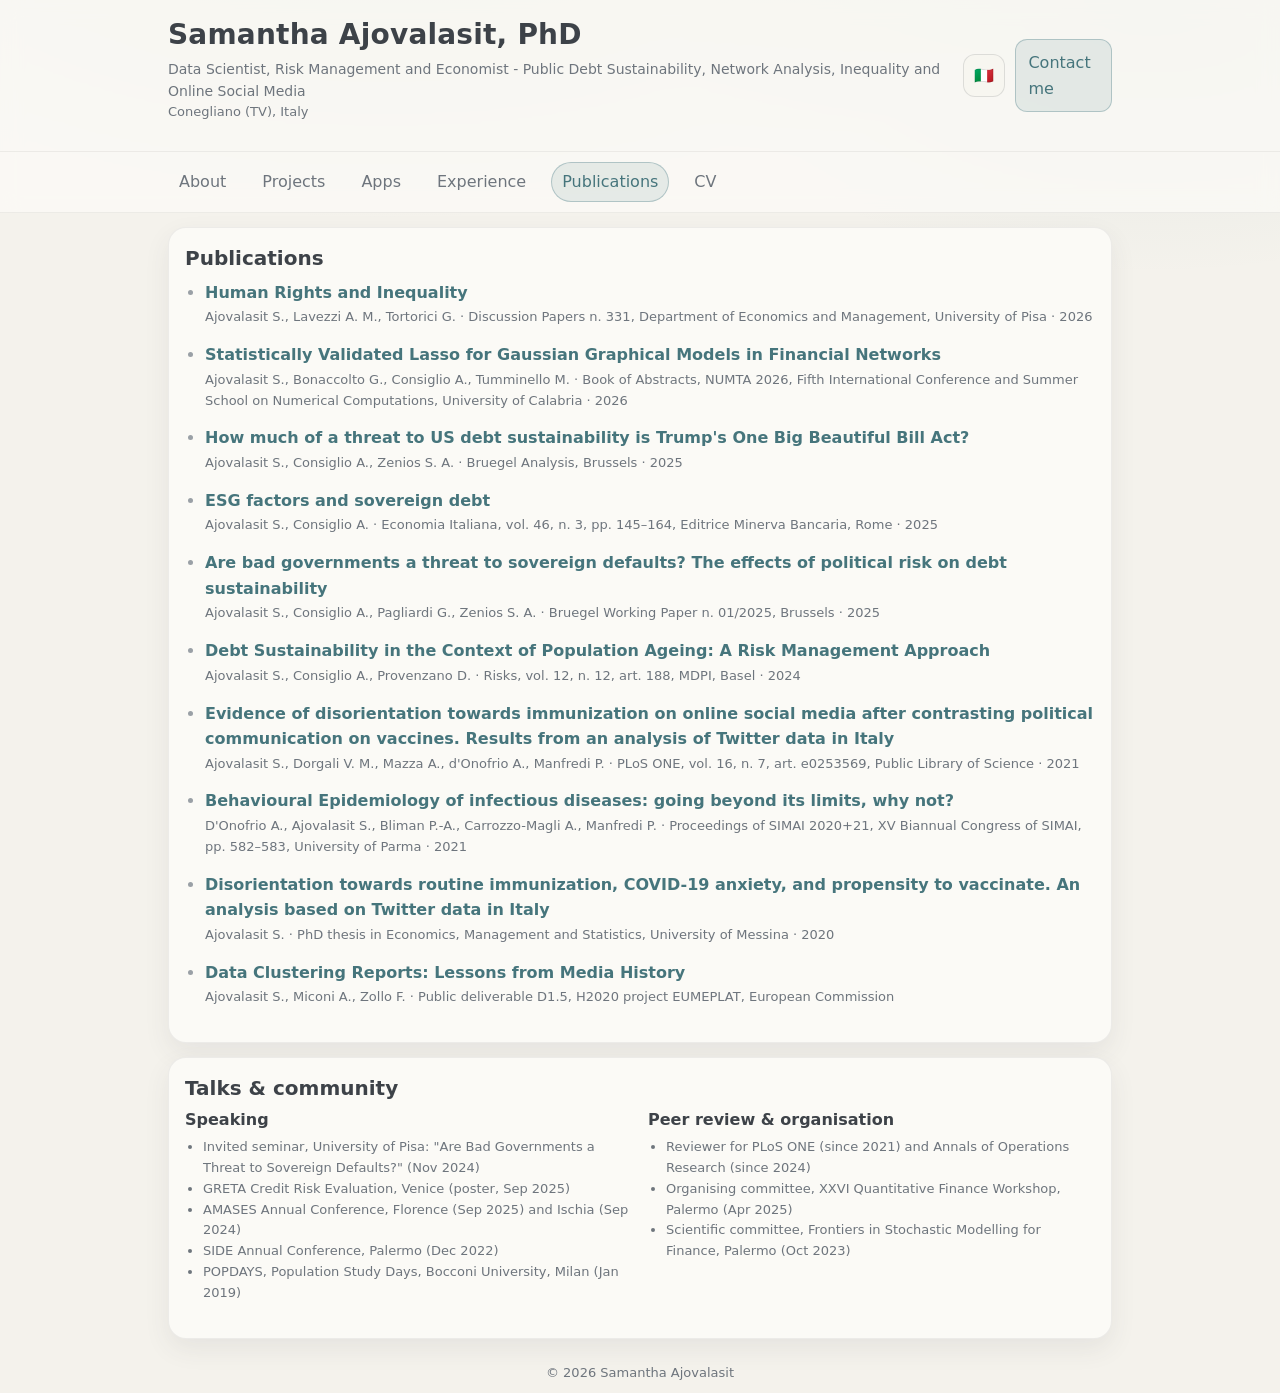
<file: publications.html>
<!doctype html>
<html lang="en">
<head>
  <meta charset="utf-8" />
  <meta name="viewport" content="width=device-width, initial-scale=1" />
  <title>Publications | Samantha Ajovalasit, PhD</title>
  <meta name="description" content="Full publication list of Samantha Ajovalasit: journal articles, Bruegel policy analysis and working papers, conference proceedings, project reports, talks and peer review." />
  <link
    rel="stylesheet"
    href="https://cdn.jsdelivr.net/npm/bootstrap@5.3.3/dist/css/bootstrap.min.css"
    integrity="sha384-QWTKZyjpPEjISv5WaRU9OFeRpok6YctnYmDr5pNlyT2bRjXh0JMhjY6hW+ALEwIH"
    crossorigin="anonymous"
  />
  <link rel="stylesheet" href="assets/css/style.css" />
  <script defer src="assets/js/main.js"></script>
</head>

<body>
  <a class="skip" href="#content">Skip to content</a>

  <header class="site-header">
    <div class="container site-container header-inner">
      <div>
        <h1 class="title">Samantha Ajovalasit, PhD</h1>
        <p class="subtitle" data-i18n="tagline">Data Scientist, Risk Management and Economist - Public Debt Sustainability, Network Analysis, Inequality and Online Social Media</p>
        <p class="small" data-i18n="location">Conegliano (TV), Italy</p>
      </div>
      <div class="header-actions">
        <button class="lang" id="langToggle" aria-label="Toggle language">🇮🇹</button>
        <a class="btn-custom" href="index.html#contact" data-i18n="contactBtn">Contact me</a>
      </div>
    </div>
    <nav class="nav">
      <div class="container site-container nav-inner">
        <a href="index.html" data-i18n="navAbout">About</a>
        <a href="projects.html" data-i18n="navProjects">Projects</a>
        <a href="apps.html" data-i18n="navApps">Live demo</a>
        <a href="experience.html" data-i18n="navExperience">Experience</a>
        <a href="publications.html" class="active" data-i18n="navPublications">Publications</a>
        <a href="cv.html" data-i18n="navCV">CV</a>
      </div>
    </nav>
  </header>

  <main id="content" class="container site-container">

    <section id="publications" class="panel">
      <h2 data-i18n="pubTitle">Publications</h2>
      <ul class="pubs">
        <li>
          <strong class="pub-title"><a href="http://www.ec.unipi.it/ricerca/discussion-papers" target="_blank" rel="noopener noreferrer">Human Rights and Inequality</a></strong>
          <span class="small pub-meta">Ajovalasit S., Lavezzi A. M., Tortorici G. &middot; Discussion Papers n. 331, Department of Economics and Management, University of Pisa &middot; 2026</span>
        </li>
        <li>
          <strong class="pub-title"><a href="https://www.numta.org/pdf/NUMTA-2026-Book-of-Abstracts.pdf" target="_blank" rel="noopener noreferrer">Statistically Validated Lasso for Gaussian Graphical Models in Financial Networks</a></strong>
          <span class="small pub-meta">Ajovalasit S., Bonaccolto G., Consiglio A., Tumminello M. &middot; Book of Abstracts, NUMTA 2026, Fifth International Conference and Summer School on Numerical Computations, University of Calabria &middot; 2026</span>
        </li>
        <!-- <li>
          <strong class="pub-title">Tail Risk and Green Preferences: Impact of Distributional Assumptions on Environmentally-Adjusted Portfolios</strong>
          <span class="small pub-meta">Leto M. M., Giansante S., Ajovalasit S., Consiglio A. &middot; Working paper, Department of Economics, Business and Statistics, University of Palermo &middot; 2026</span>
        </li> -->
        <li>
          <strong class="pub-title"><a href="https://www.bruegel.org/analysis/how-much-threat-us-debt-sustainability-trumps-one-big-beautiful-bill-act" target="_blank" rel="noopener noreferrer">How much of a threat to US debt sustainability is Trump's One Big Beautiful Bill Act?</a></strong>
          <span class="small pub-meta">Ajovalasit S., Consiglio A., Zenios S. A. &middot; Bruegel Analysis, Brussels &middot; 2025</span>
        </li>
        <li>
          <strong class="pub-title"><a href="https://economiaitaliana.org/wp-content/uploads/EI_2024_3_06_I_Ajovalasit_Consiglio_D-compressed.pdf" target="_blank" rel="noopener noreferrer">ESG factors and sovereign debt</a></strong>
          <span class="small pub-meta">Ajovalasit S., Consiglio A. &middot; Economia Italiana, vol. 46, n. 3, pp. 145&ndash;164, Editrice Minerva Bancaria, Rome &middot; 2025</span>
        </li>
        <li>
          <strong class="pub-title"><a href="https://www.bruegel.org/working-paper/are-bad-governments-threat-sovereign-defaults-effects-political-risk-debt" target="_blank" rel="noopener noreferrer">Are bad governments a threat to sovereign defaults? The effects of political risk on debt sustainability</a></strong>
          <span class="small pub-meta">Ajovalasit S., Consiglio A., Pagliardi G., Zenios S. A. &middot; Bruegel Working Paper n. 01/2025, Brussels &middot; 2025</span>
        </li>
        <li>
          <strong class="pub-title"><a href="https://www.mdpi.com/2227-9091/12/12/188" target="_blank" rel="noopener noreferrer">Debt Sustainability in the Context of Population Ageing: A Risk Management Approach</a></strong>
          <span class="small pub-meta">Ajovalasit S., Consiglio A., Provenzano D. &middot; Risks, vol. 12, n. 12, art. 188, MDPI, Basel &middot; 2024</span>
        </li>
        <li>
          <strong class="pub-title"><a href="https://doi.org/10.1371/journal.pone.0253569" target="_blank" rel="noopener noreferrer">Evidence of disorientation towards immunization on online social media after contrasting political communication on vaccines. Results from an analysis of Twitter data in Italy</a></strong>
          <span class="small pub-meta">Ajovalasit S., Dorgali V. M., Mazza A., d'Onofrio A., Manfredi P. &middot; PLoS ONE, vol. 16, n. 7, art. e0253569, Public Library of Science &middot; 2021</span>
        </li>
        <li>
          <strong class="pub-title"><a href="https://iris.unipa.it/handle/10447/527666" target="_blank" rel="noopener noreferrer">Behavioural Epidemiology of infectious diseases: going beyond its limits, why not?</a></strong>
          <span class="small pub-meta">D'Onofrio A., Ajovalasit S., Bliman P.-A., Carrozzo-Magli A., Manfredi P. &middot; Proceedings of SIMAI 2020+21, XV Biannual Congress of SIMAI, pp. 582&ndash;583, University of Parma &middot; 2021</span>
        </li>
        <li>
          <strong class="pub-title"><a href="https://iris.unime.it/handle/11570/3182147" target="_blank" rel="noopener noreferrer">Disorientation towards routine immunization, COVID-19 anxiety, and propensity to vaccinate. An analysis based on Twitter data in Italy</a></strong>
          <span class="small pub-meta">Ajovalasit S. &middot; PhD thesis in Economics, Management and Statistics, University of Messina &middot; 2020</span>
        </li>
        <li>
          <strong class="pub-title"><a href="https://www.eumeplat.eu/wp-content/uploads/2022/03/D1.5_Data-Clustering-Report.pdf" target="_blank" rel="noopener noreferrer">Data Clustering Reports: Lessons from Media History</a></strong>
          <span class="small pub-meta">Ajovalasit S., Miconi A., Zollo F. &middot; Public deliverable D1.5, H2020 project EUMEPLAT, European Commission</span>
        </li>
      </ul>
    </section>

    <section id="talks" class="panel">
      <h2 data-i18n="talksTitle">Talks &amp; community</h2>
      <div class="row g-3">
        <div class="col-12 col-md-6">
          <h3 data-i18n="speakingTitle">Speaking</h3>
          <ul class="clean small">
            <li data-i18n="sem1">Invited seminar, University of Pisa: "Are Bad Governments a Threat to Sovereign Defaults?" (Nov 2024)</li>
            <li>GRETA Credit Risk Evaluation, Venice (poster, Sep 2025)</li>
            <li>AMASES Annual Conference, Florence (Sep 2025) and Ischia (Sep 2024)</li>
            <li>SIDE Annual Conference, Palermo (Dec 2022)</li>
            <li>POPDAYS, Population Study Days, Bocconi University, Milan (Jan 2019)</li>
          </ul>
        </div>
        <div class="col-12 col-md-6">
          <h3 data-i18n="reviewTitle">Peer review &amp; organisation</h3>
          <ul class="clean small">
            <li data-i18n="rev1">Reviewer for PLoS ONE (since 2021) and Annals of Operations Research (since 2024)</li>
            <li data-i18n="org1">Organising committee, XXVI Quantitative Finance Workshop, Palermo (Apr 2025)</li>
            <li data-i18n="org2">Scientific committee, Frontiers in Stochastic Modelling for Finance, Palermo (Oct 2023)</li>
          </ul>
        </div>
      </div>
    </section>

    <footer class="footer">
      <p class="small">© <span id="year"></span> Samantha Ajovalasit</p>
    </footer>
  </main>
</body>
</html>
</file>
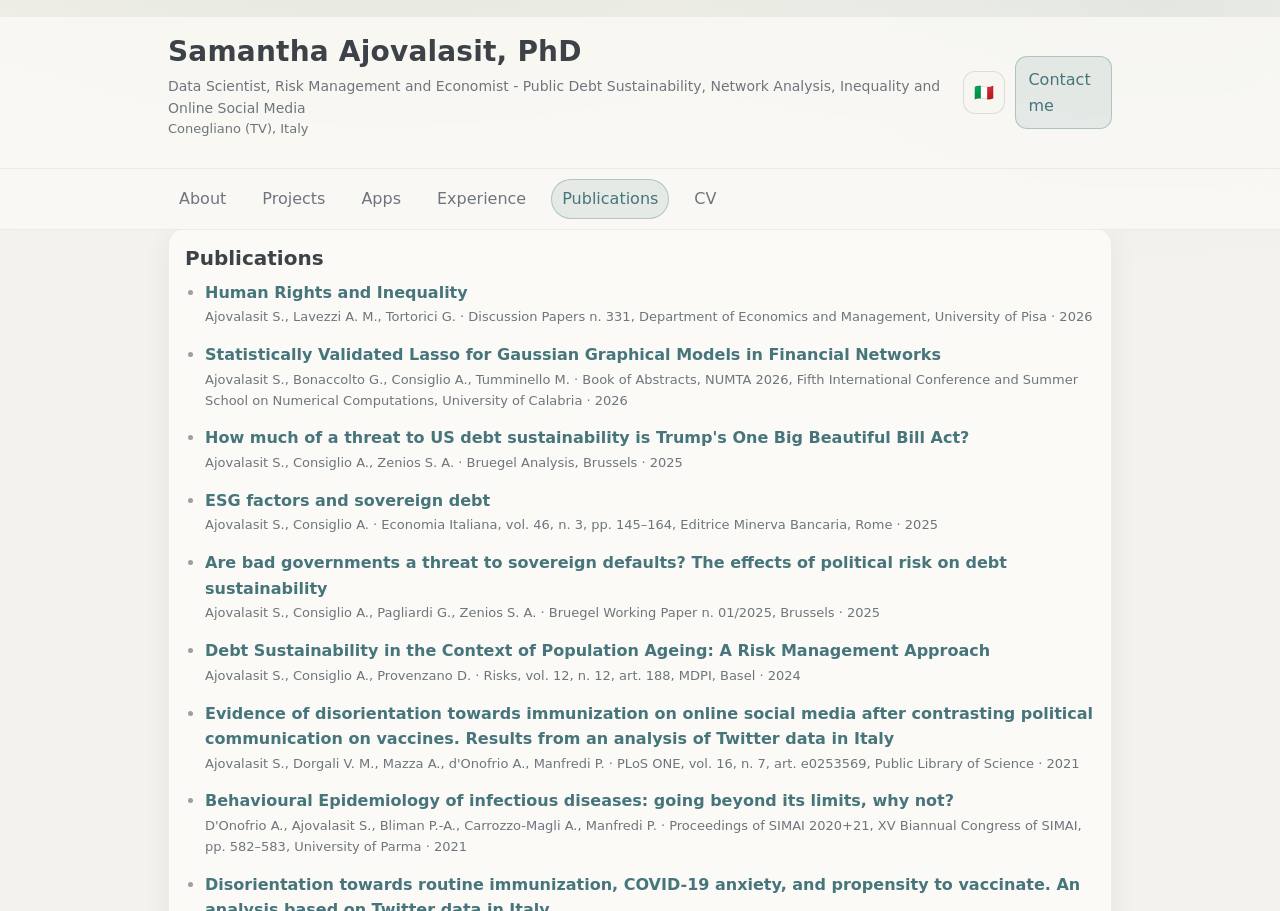
<file: service.html>
<!doctype html>
<html lang="en">
<head>
  <meta charset="utf-8" />
  <title>Redirecting | Samantha Ajovalasit</title>
  <meta http-equiv="refresh" content="0; url=publications.html#talks" />
  <link rel="canonical" href="publications.html#talks" />
</head>
<body><p>Moved to <a href="publications.html#talks">publications.html#talks</a>.</p></body>
</html>
</file>
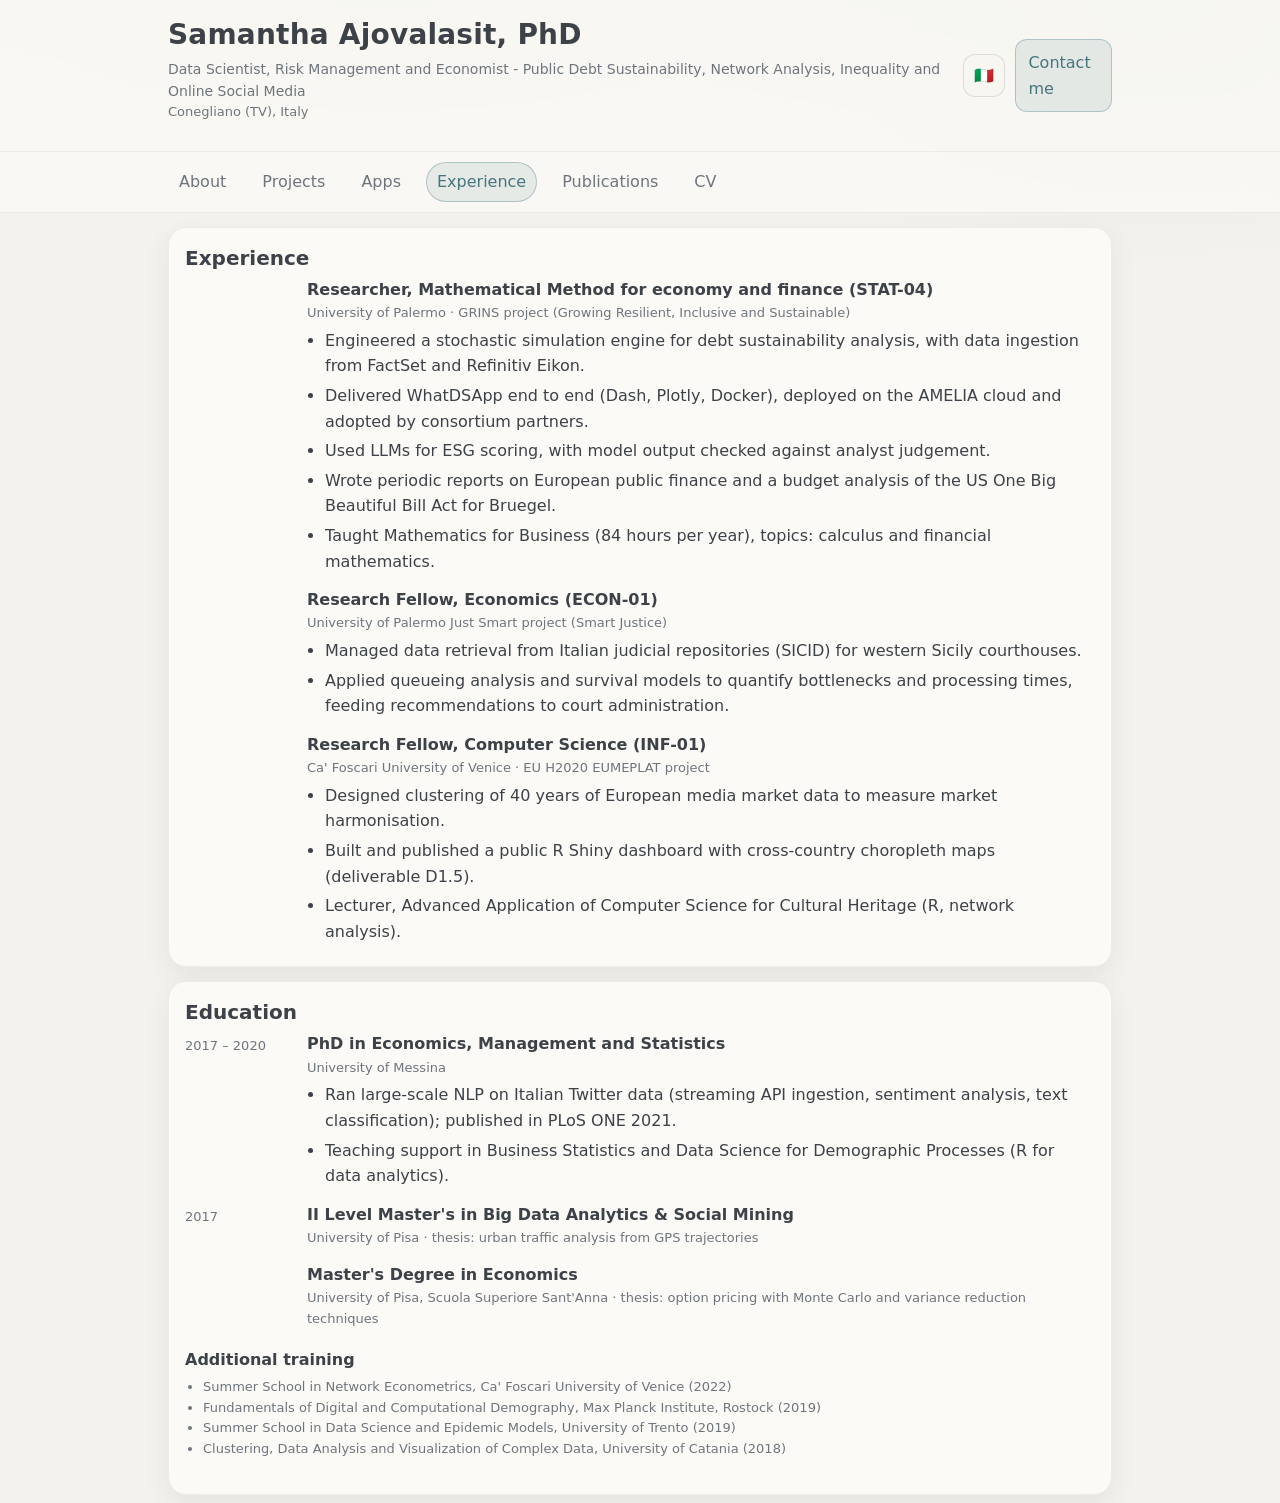
<file: teaching.html>
<!doctype html>
<html lang="en">
<head>
  <meta charset="utf-8" />
  <title>Redirecting | Samantha Ajovalasit</title>
  <meta http-equiv="refresh" content="0; url=experience.html" />
  <link rel="canonical" href="experience.html" />
</head>
<body><p>Moved to <a href="experience.html">experience.html</a>.</p></body>
</html>
</file>
<file: assets/css/style.css>
:root{
  /* soft light palette: warm paper, soft sage, muted petrol accent */
  --bg:#f4f2ec;
  --bg-tint:#e9eee1;
  --card:#fbfaf6;
  --card-soft:#f7f6f0;
  --text:#3d4248;          /* soft charcoal, never hard black */
  --muted:#6e757d;
  --faint:#9aa0a6;
  --border:rgba(61,66,72,.14);
  --border-soft:rgba(61,66,72,.08);
  --accent:#46757c;        /* muted petrol */
  --accent-soft:rgba(79,127,134,.12);
  --accent-line:rgba(79,127,134,.35);
  --sage:#8aa58c;
  --shadow:0 10px 26px rgba(61,66,72,.08);
}

*{box-sizing:border-box}
html,body{margin:0;padding:0}
body{
  font-family: ui-sans-serif, system-ui, -apple-system, Segoe UI, Roboto, Helvetica, Arial, "Apple Color Emoji","Segoe UI Emoji";
  background: radial-gradient(1200px 600px at 30% -10%, rgba(138,165,140,.18), transparent 60%),
              radial-gradient(900px 500px at 90% 0%, rgba(79,127,134,.10), transparent 55%),
              var(--bg);
  color:var(--text);
  line-height:1.6;
  min-height:100vh;
}

a{color:var(--accent); text-decoration:none}
a:hover{text-decoration:underline}

.site-container{max-width:980px; margin:0 auto; padding:0 18px}
.skip{
  position:absolute; left:-999px; top:auto; width:1px; height:1px; overflow:hidden;
}
.skip:focus{
  left:18px; top:18px; width:auto; height:auto;
  background:var(--card); color:var(--text);
  padding:8px 10px; border-radius:10px; box-shadow:var(--shadow);
}

.site-header{
  position:sticky; top:0;
  -webkit-backdrop-filter: blur(10px);
  backdrop-filter: blur(10px);
  background: rgba(251,250,246,.78);
  border-bottom:1px solid var(--border-soft);
  z-index:10;
}

.header-inner{
  display:flex; align-items:center; justify-content:space-between;
  padding-top:18px; padding-bottom:18px;
}

.title{margin:0; font-size:28px; letter-spacing:.2px; font-weight:600}
.subtitle{margin:6px 0 0; color:var(--muted); font-size:14px}

.header-actions{display:flex; gap:10px; align-items:center}
.lang{
  border:1px solid var(--border);
  background:var(--card-soft);
  color:var(--muted);
  padding:8px 10px;
  border-radius:12px;
  cursor:pointer;
}
.lang:hover{border-color:var(--accent-line); color:var(--accent)}

.nav{
  border-top:1px solid var(--border-soft);
}
.nav-inner{
  display:flex; gap:14px; overflow-x:auto; padding-top:10px; padding-bottom:10px; scrollbar-width:none;
}
.nav a{
  color:var(--muted);
  padding:6px 10px;
  border-radius:999px;
  border:1px solid transparent;
  white-space:nowrap;
}
.nav a:hover{
  color:var(--accent);
  border-color:var(--border);
  text-decoration:none;
}
.nav a.active{
  color:var(--accent);
  border-color:var(--accent-line);
  background: var(--accent-soft);
}

main{padding:22px 0 44px}

.panel{
  background: var(--card);
  border:1px solid var(--border-soft);
  border-radius:18px;
  padding:18px 16px;
  margin:14px 0;
  box-shadow: var(--shadow);
}

h2{margin:0 0 10px; font-size:20px; font-weight:600}
h3{margin:0 0 8px; font-size:16px; color:var(--text); font-weight:600}
p{margin:0 0 10px}
.small{font-size:13px; color:var(--muted)}
.clean{padding-left:18px}
.links{margin:0; padding-left:18px}

.btn-custom{
  display:inline-flex; align-items:center; justify-content:center;
  padding:10px 12px;
  border-radius:12px;
  border:1px solid var(--accent-line);
  background: var(--accent-soft);
  color:var(--accent);
  text-decoration:none;
}
.btn-custom:hover{
  background: rgba(79,127,134,.18);
  border-color:var(--accent);
  text-decoration:none;
}
.btn-custom.ghost{background:transparent; color:var(--muted); border-color:var(--border)}
.btn-custom.ghost:hover{color:var(--accent); border-color:var(--accent-line); background:var(--card-soft)}
.actions{display:flex; gap:10px; flex-wrap:wrap}

.timeline{display:flex; flex-direction:column; gap:12px}
.item{display:grid; grid-template-columns: 110px 1fr; gap:12px}
.when{color:var(--muted); font-size:13px; padding-top:2px}
.what h3{margin-bottom:4px}

.pillbox{border:1px solid var(--border-soft); border-radius:16px; padding:12px; background:var(--card-soft)}
.pills{display:flex; flex-wrap:wrap; gap:8px}
.pills-gap{margin:6px 0 10px}
.pills span{
  border:1px solid var(--border);
  background:var(--card);
  padding:6px 10px;
  border-radius:999px;
  font-size:13px;
  color:var(--muted);
}

.footer{padding:10px 0 0; text-align:center; color:var(--muted)}

.cta-banner{
  display:flex; align-items:center; justify-content:space-between; gap:12px; flex-wrap:wrap;
  background: linear-gradient(135deg, rgba(79,127,134,.14), rgba(138,165,140,.14));
  border:1px solid var(--border-soft);
  border-radius:16px;
  padding:14px 16px;
  margin:14px 0;
}
.cta-banner p{margin:0; font-weight:600}
.cta-banner .small{color:var(--muted); font-weight:400; margin-top:2px}

.outcome{
  font-size:13px; color:var(--text);
  border-left:3px solid var(--accent-line);
  padding:6px 10px;
  margin:8px 0 10px;
  background: var(--bg-tint);
  border-radius:0 8px 8px 0;
}
.outcome strong{color:var(--accent)}

.repo-card{
  border:1px solid var(--border-soft); border-radius:14px; padding:12px; height:100%;
  background:var(--card-soft);
}
.repo-card h4{margin:0 0 4px; font-size:15px}
.repo-card p{margin:0 0 8px}

/* ---- corporate layout additions ---- */
.hero h2{font-size:26px; line-height:1.3; margin-bottom:12px}
.hero .lead{font-size:16px; color:var(--muted)}
.hero .actions{margin-top:14px}

.stats{display:grid; grid-template-columns:repeat(4,1fr); gap:10px; margin-top:16px}
.stat{
  border:1px solid var(--border-soft); border-radius:14px; padding:12px; text-align:center;
  background:var(--card-soft);
}
.stat b{display:block; font-size:22px; color:var(--accent); font-weight:600}
.stat span{font-size:12px; color:var(--muted)}
@media (max-width:640px){.stats{grid-template-columns:repeat(2,1fr)}}

.case{
  border:1px solid var(--border-soft); border-radius:16px; padding:14px; height:100%;
  background:var(--card-soft);
}
.case h3{margin-bottom:2px}
.case .meta{font-size:12px; color:var(--muted); margin-bottom:10px}
.case dl{margin:0 0 10px}
.case dt{font-size:12px; text-transform:uppercase; letter-spacing:.6px; color:var(--accent)}
.case dd{margin:0 0 8px}

.what ul{margin:4px 0 0; padding-left:18px}
.what li{margin-bottom:4px}
.what .org{color:var(--muted); font-size:13px; margin-bottom:4px}
@media (max-width:640px){.item{grid-template-columns:1fr; gap:2px}}

.pubs{list-style:disc; padding-left:20px}
.pubs li{margin-bottom:14px}
.pubs li::marker{color:var(--faint)}
.pubs .pub-title{display:block}
.pubs .pub-meta{display:block; color:var(--muted); margin-top:2px}
.pubs .pub-title a{text-decoration:none}
.pubs .pub-title a:hover{text-decoration:underline}
.status{
  display:inline-block; font-size:12px; padding:2px 8px; border-radius:999px;
  border:1px solid rgba(138,165,140,.45); background:rgba(138,165,140,.14);
  color:#5a7a5f; margin-left:6px;
}
.nav-inner::-webkit-scrollbar{display:none}
@media (max-width:640px){.header-inner{flex-wrap:wrap; gap:10px}.title{font-size:24px}}

/* ---- live app embeds (apps.html) ---- */
.app-panel{padding-bottom:14px}
.app-head{
  display:flex; align-items:flex-start; justify-content:space-between;
  gap:12px; flex-wrap:wrap;
}
.app-head h3{margin-bottom:2px}
.app-head .meta{font-size:12px; color:var(--muted); margin:0}

.app-stage{
  position:relative;
  width:100%;
  aspect-ratio:16/10;
  min-height:420px;
  border:1px solid var(--border);
  border-radius:14px;
  overflow:hidden;
  background:
    radial-gradient(600px 300px at 50% 0%, rgba(79,127,134,.10), transparent 70%),
    var(--card-soft);
  display:grid;
  place-items:center;
}
.app-frame{width:100%; height:100%; border:0; display:block; background:#fff}

.app-launch{font-weight:600}
.app-notice{max-width:440px; text-align:center; padding:18px; color:var(--muted)}
.app-notice p{margin-bottom:12px}

@media (max-width:640px){
  .app-stage{aspect-ratio:3/4; min-height:380px}
  .app-head .actions{width:100%}
}
</file>
